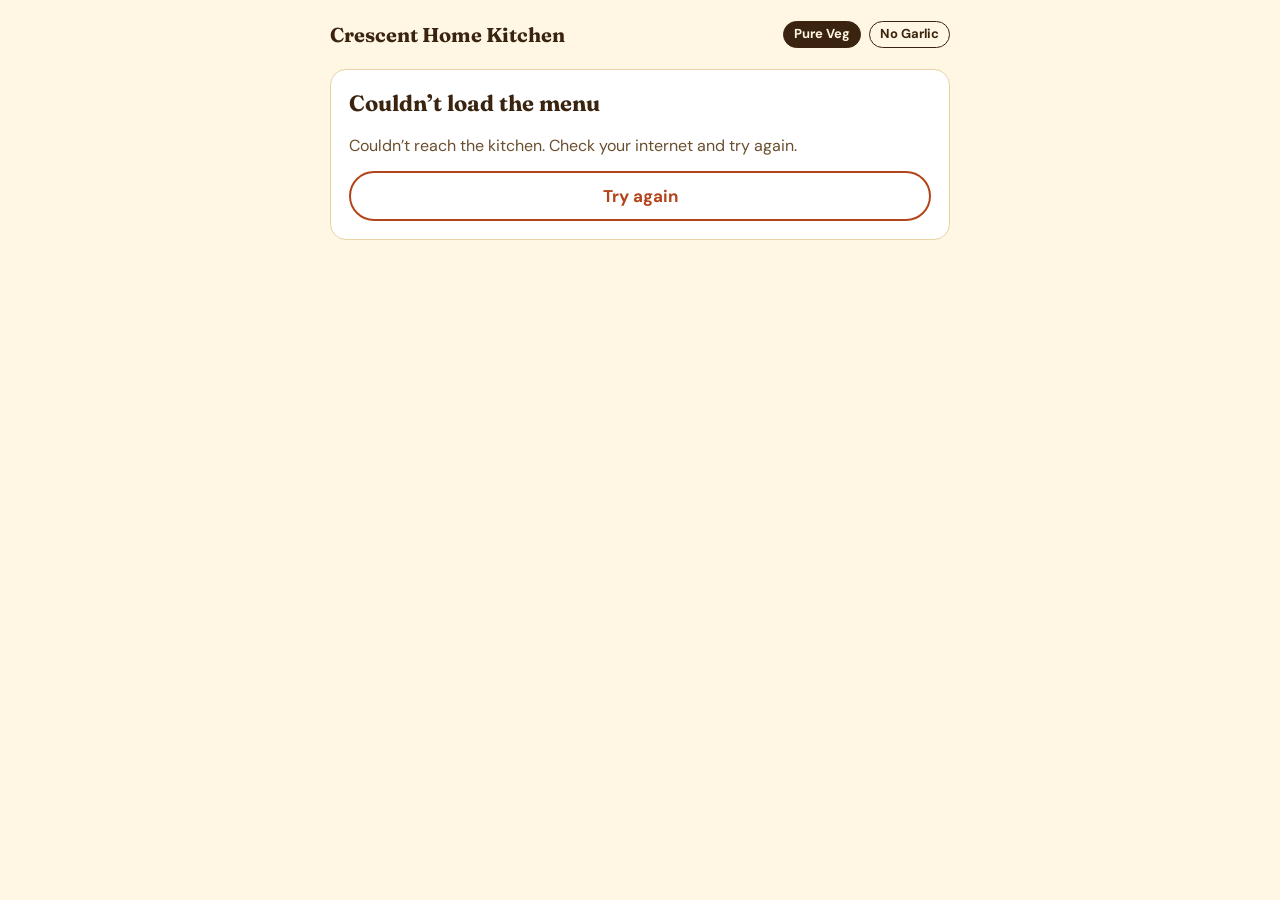
<file: index.html>
<!doctype html>
<html lang="en">
<head>
<meta charset="utf-8">
<meta name="viewport" content="width=device-width,initial-scale=1,viewport-fit=cover">
<title>Crescent Home Kitchen</title>
<meta name="description" content="Order home-cooked lunch and dinner from Crescent Home Kitchen.">
<link rel="stylesheet" href="https://fonts.googleapis.com/css2?family=Fraunces:ital,opsz,wght@0,9..144,500;0,9..144,700;0,9..144,800;1,9..144,500&family=DM+Sans:wght@400;500;700&display=swap">
<link rel="stylesheet" href="style.css">
<style>
.menu-head { display: flex; flex-direction: column; gap: 4px; }
.facts { display: grid; grid-template-columns: repeat(auto-fit, minmax(140px, 1fr)); gap: 10px; background: var(--bg); border-radius: 12px; padding: 12px 14px; }
.facts div { display: flex; flex-direction: column; font-size: 14px; color: var(--muted); }
.facts strong { color: var(--ink); font-size: 16px; }
.orderbar {
  position: sticky; bottom: 0; z-index: 2; display: flex; align-items: center; justify-content: space-between; gap: 12px;
  background: var(--surface); border: 1px solid var(--line); border-radius: 16px; padding: 12px 12px 12px 18px;
  margin-bottom: env(safe-area-inset-bottom, 0px); box-shadow: 0 -6px 18px rgba(58, 36, 16, 0.08);
}
.orderbar .sum { display: flex; flex-direction: column; line-height: 1.2; }
.orderbar .sum span { font-size: 14px; color: var(--muted); }
.orderbar .sum strong { font-family: var(--display); font-size: 26px; font-weight: 800; }
.receipt { list-style: none; margin: 0; padding: 0; display: flex; flex-direction: column; gap: 6px; }
.receipt li { display: flex; justify-content: space-between; gap: 12px; }
.receipt li.total { border-top: 1px solid var(--line); padding-top: 8px; font-weight: 700; }
.big { font-family: var(--display); font-weight: 800; font-size: 44px; line-height: 1; color: var(--accent); }
#mine { display: flex; flex-direction: column; gap: 10px; }
#mine[hidden] { display: none; }
form { display: flex; flex-direction: column; gap: 16px; }
</style>
</head>
<body>
<div class="wrap narrow">
  <header class="brand">
    <span class="name">Crescent Home Kitchen</span>
    <span class="tags"><span class="tag solid">Pure Veg</span><span class="tag">No Garlic</span></span>
  </header>

  <p id="loading" class="muted" role="status">Loading the menu…</p>
  <div id="setup" class="banner" hidden>This page isn’t connected to the kitchen yet. If you run the kitchen, follow SETUP.md.</div>

  <section id="none" class="card" hidden>
    <h2>No orders open right now</h2>
    <p class="muted">Keep an eye on the WhatsApp group for the next menu.</p>
    <div class="actions"><button type="button" class="secondary" data-reload>Check again</button></div>
  </section>

  <section id="failed" class="card" hidden>
    <h2>Couldn’t load the menu</h2>
    <p class="muted" id="failedMsg"></p>
    <div class="actions"><button type="button" class="secondary" data-reload>Try again</button></div>
  </section>

  <form id="orderForm" novalidate hidden>
    <div class="seg" id="tabs" role="group" aria-label="Choose a meal" hidden></div>

    <section class="card">
      <div class="menu-head">
        <h1 id="title"></h1>
        <p class="muted" id="date"></p>
      </div>
      <div class="facts">
        <div>Order by<strong id="orderBy"></strong></div>
        <div>Pickup<strong id="pickup"></strong></div>
        <div>Collect from<strong id="place"></strong></div>
      </div>
      <div id="picker"></div>
    </section>

    <section class="card">
      <h2>Your details</h2>
      <div class="fields one">
        <label for="name">Name<input id="name" autocomplete="name" autocapitalize="words" maxlength="60" required></label>
      </div>
      <div class="fields">
        <label for="phone">Phone<input id="phone" type="tel" inputmode="tel" autocomplete="tel" maxlength="20" placeholder="10-digit mobile" required></label>
        <label for="flat">Flat number<input id="flat" inputmode="numeric" pattern="[0-9]{4}" autocomplete="off" maxlength="4" placeholder="4 digits, e.g. 1203" required></label>
      </div>
      <div id="mine" class="banner" hidden>
        <p id="mineMsg"></p>
        <div class="actions">
          <button type="button" class="quiet" id="mineShow">Show my earlier order</button>
          <button type="button" class="quiet" id="mineCancel">Cancel my order</button>
        </div>
      </div>
      <label for="notes">Anything we should know? (optional)<textarea id="notes" maxlength="200" placeholder="e.g. less spicy, coming at 1:15"></textarea></label>
      <p class="hint">Pay by UPI when you pick up. We’ll show you the QR code.</p>
    </section>

    <p class="status" id="status" role="status" aria-live="polite"></p>

    <div class="orderbar">
      <div class="sum"><span id="count">Nothing picked yet</span><strong id="total">₹0</strong></div>
      <button type="submit" id="placeBtn" disabled>Place order</button>
    </div>
  </form>

  <section id="done" class="card" hidden aria-live="polite">
    <p class="big" id="dTitle">Order placed</p>
    <p>Order <strong id="dId"></strong> for <strong id="dWho"></strong></p>
    <ul class="receipt" id="dItems"></ul>
    <p id="dPickup"></p>
    <p class="hint" id="dHelp"></p>
    <div class="actions"><button type="button" class="secondary" id="again">Change my order</button></div>
  </section>
</div>

<script src="config.js"></script>
<script src="app.js"></script>
<script>
(function () {
  const C = Crescent, $ = id => document.getElementById(id);
  const DETAILS = 'crescent-customer';
  let menus = [], current = null;
  let mine = null, loaded = false, lookups = 0; // the customer's own order on this menu, and whether the picker is showing it

  const picker = C.Picker($('picker'), refreshBar);

  function show(id) {
    ['loading', 'setup', 'none', 'failed', 'orderForm', 'done'].forEach(x => { $(x).hidden = x !== id; });
  }

  function refreshBar() {
    const n = picker.count(), b = picker.bill();
    $('count').textContent = n ? C.plural(n, 'item') : 'Nothing picked yet';
    $('total').textContent = C.rupees(b.total);
    $('placeBtn').disabled = !n;
  }

  function choose(id) {
    current = menus.find(m => m.id === id) || menus[0];
    $('tabs').querySelectorAll('button').forEach(b => b.setAttribute('aria-pressed', String(b.dataset.id === current.id)));
    $('title').textContent = C.mealTitle(current.date, current.meal);
    $('date').textContent = C.fmtDate(current.date);
    $('orderBy').textContent = C.fmtTime(current.orderBy) || '—';
    $('pickup').textContent = current.pickup || '—';
    $('place').textContent = current.flat || '—';
    picker.setMenu(current);
    if (loaded) $('notes').value = '';
    mine = null; loaded = false;
    renderMine();
    return lookup();
  }

  // ---------- Changing an order: same phone and flat, until the order-by time ----------

  function who() { return { name: $('name').value.trim(), phone: $('phone').value.trim(), flat: $('flat').value.trim() }; }
  function canLookUp(w) { return w.phone.replace(/\D/g, '').length >= 10 && /^\d{4}$/.test(w.flat); }

  function renderMine() {
    $('mine').hidden = !mine;
    $('placeBtn').textContent = mine ? 'Update order' : 'Place order';
    if (!mine) return;
    const until = C.fmtTime(current.orderBy);
    $('mineMsg').textContent = `You already have order #${mine.id} (${C.rupees(mine.total)}). `
      + (loaded ? 'It’s filled in above. ' : 'Updating will replace it with what you’ve picked above. ')
      + `You can change it ${until ? 'until ' + until : 'while orders are open'}.`;
    $('mineShow').hidden = loaded;
    $('mineCancel').textContent = 'Cancel my order';
    delete $('mineCancel').dataset.sure;
  }

  function showMine() {
    loaded = true;
    $('notes').value = mine.notes;
    picker.setMenu(Object.assign({}, current, { left: mine.left }), mine.qty);
    renderMine();
  }

  // Resolves once the order (if there is one) is on screen. Things already picked are never overwritten.
  function lookup() {
    const w = who(), run = ++lookups;
    function forget() {
      if (!mine) return;
      const picked = loaded ? {} : picker.qty();
      if (loaded) $('notes').value = '';
      mine = null; loaded = false;
      picker.setMenu(current, picked);
      renderMine();
    }
    if (!current || !canLookUp(w)) { forget(); return Promise.resolve(); }
    return C.post({ action: 'findOrder', menuId: current.id, phone: w.phone, flat: w.flat }).then(d => {
      if (run !== lookups) return;
      if (!d.order) return forget();
      if (mine && mine.id === d.order.id) return;
      forget();
      mine = Object.assign({ left: d.left }, d.order);
      if (!picker.count()) return showMine();
      picker.setMenu(Object.assign({}, current, { left: mine.left }), picker.qty());
      if (!$('notes').value) $('notes').value = mine.notes;
      renderMine();
    }).catch(() => {}); // Placing the order checks again, so a failed lookup can't make a second order.
  }

  let lookupTimer = null;
  ['phone', 'flat'].forEach(k => $(k).addEventListener('input', () => {
    if (k === 'flat') $('flat').value = $('flat').value.replace(/\D/g, '').slice(0, 4);
    lookups++; // anything still on its way is for the old details
    clearTimeout(lookupTimer);
    lookupTimer = setTimeout(lookup, 400);
  }));

  $('mineShow').addEventListener('click', showMine);
  // Cancelling asks for a second tap instead of a pop-up.
  $('mineCancel').addEventListener('click', () => {
    const b = $('mineCancel'), w = who(), id = current.id;
    if (!b.dataset.sure) {
      b.dataset.sure = '1';
      b.textContent = 'Tap again to cancel';
      setTimeout(() => { if (!b.disabled && b.dataset.sure) { delete b.dataset.sure; b.textContent = 'Cancel my order'; } }, 4000);
      return;
    }
    b.disabled = true;
    say('Cancelling…');
    C.post({ action: 'cancelOrder', menuId: id, phone: w.phone, flat: w.flat })
      .then(() => refreshMenus(id, 'Your order is cancelled.', false), err => refreshMenus(id, err.message, true))
      .then(() => { b.disabled = false; });
  });

  // Reloads the menu and what's left, keeping a message on screen.
  function refreshMenus(id, msg, isError) {
    return C.get('menus').then(d => {
      menus = d.menus;
      if (!menus.length) return show('none');
      if (!menus.some(m => m.id === id)) return load();
      return choose(id);
    }).catch(() => {}).then(() => say(msg, isError));
  }

  function load(keepId) {
    if (!C.configured) return show('setup');
    show('loading');
    C.get('menus').then(d => {
      menus = d.menus;
      if (!menus.length) return show('none');
      $('tabs').hidden = menus.length < 2;
      $('tabs').innerHTML = menus.map(m => `<button type="button" data-id="${C.esc(m.id)}" aria-pressed="false">${C.esc(C.mealTitle(m.date, m.meal))}</button>`).join('');
      show('orderForm');
      choose(keepId);
    }).catch(e => { $('failedMsg').textContent = e.message; show('failed'); });
  }

  $('tabs').addEventListener('click', e => {
    const b = e.target.closest('button[data-id]');
    if (b) { choose(b.dataset.id); $('status').textContent = ''; }
  });
  document.querySelectorAll('[data-reload]').forEach(b => b.addEventListener('click', () => load()));

  const saved = C.store.get(DETAILS) || {};
  ['name', 'phone', 'flat'].forEach(k => { $(k).value = saved[k] || ''; });
  $('flat').value = /^\D*(\d{4})\D*$/.test(saved.flat || '') ? RegExp.$1 : '';

  function say(msg, isError) {
    $('status').textContent = msg;
    $('status').classList.toggle('error', !!isError);
  }

  $('orderForm').addEventListener('submit', e => {
    e.preventDefault();
    const w = who(), updating = !!mine;
    if (!picker.count()) return say('Pick at least one item.', true);
    if (!w.name) { $('name').focus(); return say('Please add your name.', true); }
    if (w.phone.replace(/\D/g, '').length < 10) { $('phone').focus(); return say('Please add a 10-digit phone number.', true); }
    if (!/^\d{4}$/.test(w.flat)) { $('flat').focus(); return say('Please add your 4-digit flat number.', true); }

    const btn = $('placeBtn');
    btn.disabled = true;
    say(updating ? 'Updating your order…' : 'Placing your order…');
    C.post(Object.assign({ action: updating ? 'updateOrder' : 'placeOrder', menuId: current.id, qty: picker.qty(), notes: $('notes').value.trim() }, w)).then(d => {
      C.store.set(DETAILS, w);
      showDone(d.order, updating);
    }).catch(err => {
      say(err.message, true);
      if (err.code === 'exists' || err.code === 'noorder') {
        return lookup().then(() => {
          if (err.code === 'exists' && mine) say(err.message + ' Check it, then press Update order.', true);
          $('placeBtn').disabled = !picker.count();
        });
      }
      // Someone else may have taken the last few: reload the counts so the steppers are right again.
      if (err.code === 'limit' || err.code === 'closed' || err.code === 'gone') {
        refreshMenus(current.id, err.message + ' We’ve updated what’s left. Please check your order again.', true);
      }
      btn.disabled = !picker.count();
    });
  });

  function showDone(o, updated) {
    const m = current;
    $('dTitle').textContent = updated ? 'Order updated' : 'Order placed';
    $('dId').textContent = '#' + o.id;
    $('dWho').textContent = o.name + ', ' + o.flat;
    $('dItems').innerHTML = picker.bill().rows.map(r => `<li><span>${r.qty} × ${C.esc(r.label)}</span><span class="num">${C.rupees(r.amount)}</span></li>`).join('')
      + `<li class="total"><span>Total, pay by UPI at pickup</span><span class="num">${C.rupees(o.total)}</span></li>`;
    $('dPickup').innerHTML = `Pick up on <strong>${C.esc(C.fmtDate(m.date))}</strong>, <strong>${C.esc(m.pickup || '')}</strong> from <strong>${C.esc(m.flat || '')}</strong>.`;
    let digits = (m.phone || '').replace(/\D/g, '');
    if (digits.length === 10) digits = '91' + digits;
    $('dHelp').innerHTML = digits
      ? `Need to change something? <a href="https://wa.me/${digits}?text=${encodeURIComponent('Hi! About my order #' + o.id + ' (' + o.name + ', ' + o.flat + '): ')}" target="_blank" rel="noopener">Message us on WhatsApp</a>.`
      : '';
    $('notes').value = '';
    show('done');
    window.scrollTo(0, 0);
  }

  $('again').addEventListener('click', () => { say(''); load(current && current.id); });

  load();
})();
</script>
</body>
</html>
</file>
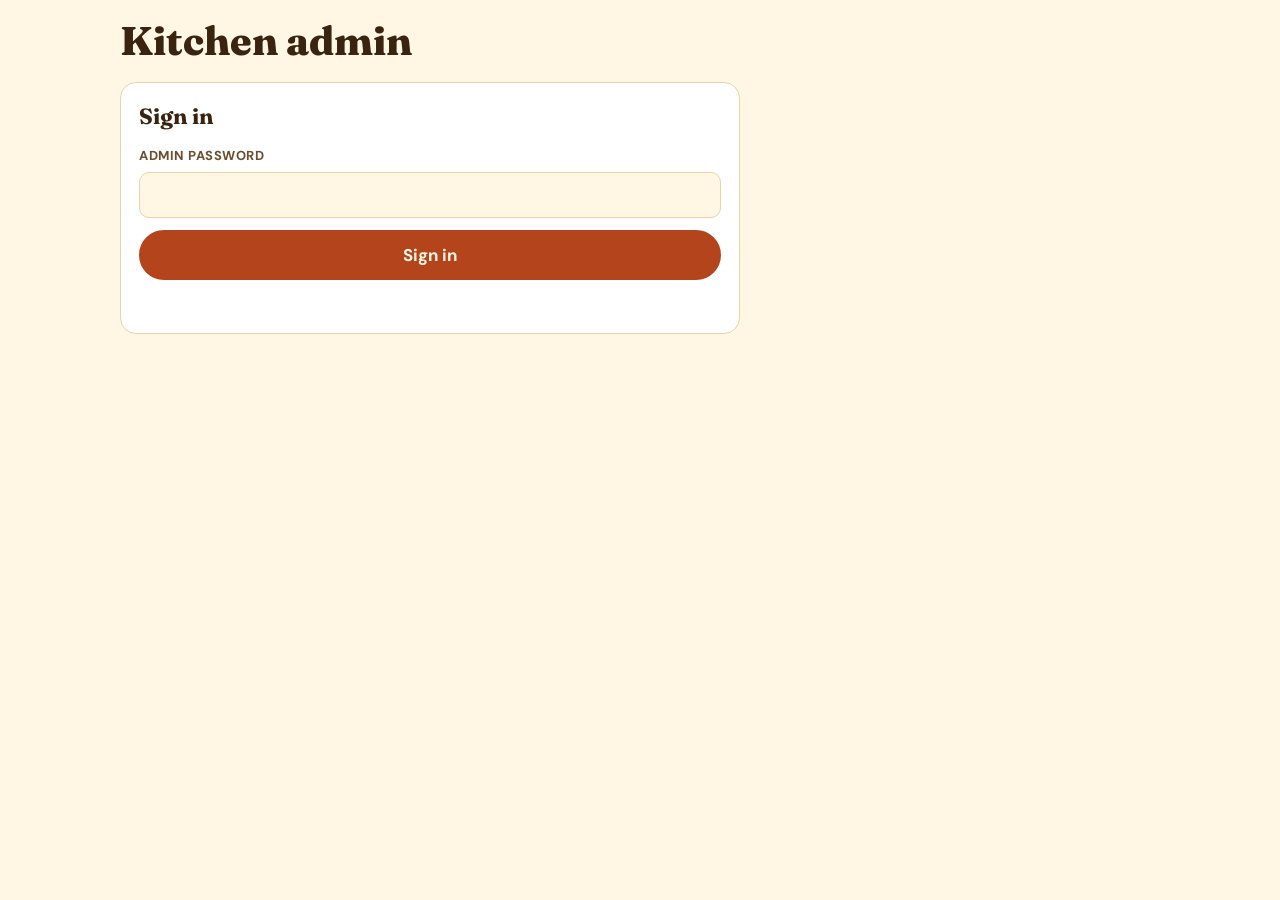
<file: admin.html>
<!doctype html>
<html lang="en">
<head>
<meta charset="utf-8">
<meta name="viewport" content="width=device-width,initial-scale=1,viewport-fit=cover">
<meta name="robots" content="noindex">
<title>Crescent Kitchen Admin</title>
<link rel="stylesheet" href="https://fonts.googleapis.com/css2?family=Fraunces:ital,opsz,wght@0,9..144,500;0,9..144,700;0,9..144,800;1,9..144,500&family=DM+Sans:wght@400;500;700&display=swap">
<link rel="stylesheet" href="style.css">
<style>
/* Inner columns of cards. (.wrap centres itself with auto margins, which shrinks it when nested.) */
.stack { display: flex; flex-direction: column; gap: 20px; min-width: 0; }
#globalStatus:empty { display: none; }
.top { display: flex; flex-direction: column; gap: 12px; }
.top .row { display: flex; align-items: center; justify-content: space-between; gap: 12px; flex-wrap: wrap; }
nav.seg { align-self: flex-start; }
.bar { display: flex; flex-wrap: wrap; gap: 10px; align-items: center; }
.bar select { width: auto; flex: 1 1 220px; }
.bar button { flex: 0 0 auto; }

.tiles { display: grid; gap: 10px; grid-template-columns: repeat(auto-fit, minmax(140px, 1fr)); }
.tile { background: var(--bg); border-radius: 12px; padding: 12px 14px; display: flex; flex-direction: column; gap: 2px; min-width: 0; }
.tile span { font-size: 13px; font-weight: 700; color: var(--muted); letter-spacing: 0.03em; text-transform: uppercase; overflow-wrap: anywhere; }
.tile strong { font-family: var(--display); font-size: 26px; font-weight: 800; font-variant-numeric: tabular-nums; }
.tile small { font-size: 13px; color: var(--muted); }
.tile.full strong { color: var(--accent); }

.cook { margin: 0; padding-left: 20px; display: grid; gap: 4px; }
.menu-title { display: flex; align-items: center; gap: 10px; flex-wrap: wrap; justify-content: space-between; }

.orders { display: flex; flex-direction: column; gap: 10px; }
.order { border: 1px solid var(--line); border-radius: 14px; padding: 14px; display: flex; flex-direction: column; gap: 8px; background: var(--surface); }
.order.is-done { background: var(--bg); }
.order.is-off { opacity: 0.65; }
.order .o-top { display: flex; justify-content: space-between; align-items: baseline; gap: 10px; }
.order .o-who { font-weight: 700; font-size: 17px; overflow-wrap: anywhere; }
.order .o-total { font-family: var(--display); font-weight: 800; font-size: 22px; white-space: nowrap; }
.order .o-meta { font-size: 14px; color: var(--muted); display: flex; flex-wrap: wrap; gap: 4px 12px; }
.order .o-notes { font-size: 15px; font-style: italic; }
.order .actions > button { flex: 0 1 auto; }

.menu-layout { display: grid; gap: 20px; grid-template-columns: minmax(0, 1fr); }
.menu-layout .forms { display: flex; flex-direction: column; gap: 20px; min-width: 0; }
@media (min-width: 860px) {
  .menu-layout { grid-template-columns: minmax(0, 1fr) minmax(0, 420px); align-items: start; }
  .menu-layout .side { position: sticky; top: 16px; }
}
.poster { width: 100%; height: auto; aspect-ratio: 1080 / 1350; border-radius: 10px; border: 1px solid var(--line); display: block; background: var(--bg); }
.dish-row { display: grid; gap: 12px; grid-template-columns: minmax(0, 1fr); }
body.dinner .dish-row { grid-template-columns: minmax(0, 1fr) 104px 96px; }
body.dinner .dishgrid { grid-template-columns: minmax(0, 1fr); }
@media (max-width: 420px) { body.dinner .dish-row { grid-template-columns: minmax(0, 1fr) minmax(0, 1fr); } body.dinner .dish-row > label:first-child { grid-column: 1 / -1; } }
body.dinner .lunch-f, body:not(.dinner) .dinner-f { display: none !important; }

table { width: 100%; border-collapse: collapse; font-size: 15px; }
th, td { text-align: left; padding: 8px 6px; border-bottom: 1px solid var(--line); }
th { font-size: 13px; color: var(--muted); text-transform: uppercase; letter-spacing: 0.03em; }
td.n, th.n { text-align: right; font-variant-numeric: tabular-nums; }
tfoot td { font-weight: 700; border-bottom: 0; }
.table-wrap { overflow-x: auto; }
</style>
</head>
<body>
<div class="wrap">
  <header class="top">
    <div class="row">
      <h1>Kitchen admin</h1>
      <div class="bar"><span class="pill" id="mockPill" hidden>Test mode</span><button type="button" class="quiet" id="logout" hidden>Sign out</button></div>
    </div>
    <nav class="seg" id="tabs" aria-label="Sections" hidden>
      <button type="button" data-tab="orders" aria-pressed="true">Orders</button>
      <button type="button" data-tab="menu" aria-pressed="false">Menu &amp; poster</button>
      <button type="button" data-tab="records" aria-pressed="false">Records</button>
    </nav>
  </header>

  <div id="setup" class="banner" hidden>This page isn’t connected to your Google Sheet yet. Follow SETUP.md, then paste the web app URL into config.js.</div>

  <!-- Sign in -->
  <section class="card wrap narrow" id="login" hidden style="margin:0">
    <h2>Sign in</h2>
    <form id="loginForm" class="fields one">
      <label for="pw">Admin password<input id="pw" type="password" autocomplete="current-password" required></label>
      <div class="actions"><button type="submit" id="loginBtn">Sign in</button></div>
    </form>
    <p class="status" id="loginStatus" role="status"></p>
  </section>

  <p class="status" id="globalStatus" role="status" aria-live="polite"></p>

  <!-- Orders -->
  <section id="tab-orders" hidden>
    <div class="stack">
      <div class="bar">
        <select id="menuPick" aria-label="Which meal"></select>
        <button type="button" class="quiet" id="refresh">Refresh</button>
      </div>

      <p class="card muted" id="noMenus" hidden>No menus yet. Go to <strong>Menu &amp; poster</strong> to publish your first one.</p>

      <div id="menuView" hidden class="stack">
        <section class="card">
          <div class="menu-title">
            <h2 id="mvTitle"></h2>
            <span class="bar"><span class="pill" id="mvState"></span><button type="button" class="secondary small" id="mvToggle"></button></span>
          </div>
          <div class="tiles" id="limitTiles"></div>
          <div class="tiles" id="moneyTiles"></div>
          <div>
            <h3>To cook</h3>
            <ul class="cook" id="cook"></ul>
          </div>
        </section>

        <section class="card">
          <div class="menu-title">
            <h2>Orders</h2>
            <button type="button" class="secondary small" id="addToggle">+ Add an order</button>
          </div>

          <form id="addForm" class="card" hidden style="background:var(--bg)">
            <h3>Add an order from WhatsApp or in person</h3>
            <p class="hint">Counts toward the limits like any other order. You can add one after the order-by time.</p>
            <div id="addPicker"></div>
            <div class="fields three">
              <label for="aName">Name<input id="aName" maxlength="60" autocapitalize="words" required></label>
              <label for="aPhone">Phone<input id="aPhone" type="tel" maxlength="20"></label>
              <label for="aFlat">Flat<input id="aFlat" inputmode="numeric" maxlength="4" autocomplete="off" placeholder="4 digits"></label>
            </div>
            <label for="aNotes">Notes<input id="aNotes" maxlength="200"></label>
            <div class="actions"><button type="submit" id="addBtn">Add order · <span id="addTotal">₹0</span></button><button type="button" class="quiet" id="addCancel">Cancel</button></div>
            <p class="status" id="addStatus" role="status"></p>
          </form>

          <div class="seg" id="filter" role="group" aria-label="Show orders">
            <button type="button" data-f="todo" aria-pressed="true">To complete</button>
            <button type="button" data-f="Completed" aria-pressed="false">Completed</button>
            <button type="button" data-f="Cancelled" aria-pressed="false">Cancelled</button>
            <button type="button" data-f="all" aria-pressed="false">All</button>
          </div>
          <div class="orders" id="orderList"></div>
        </section>
      </div>
    </div>
  </section>

  <!-- Menu & poster -->
  <section id="tab-menu" hidden>
    <div class="menu-layout">
      <div class="forms">
        <section class="card">
          <h2>Which meal</h2>
          <div class="fields">
            <label for="mDate">Date<input id="mDate" type="date" required></label>
            <div style="display:flex;flex-direction:column;gap:6px"><span class="hint" style="font-weight:700;text-transform:uppercase;font-size:13px;letter-spacing:.04em">Meal</span>
              <div class="seg" id="mMeal" role="group" aria-label="Meal">
                <button type="button" data-meal="Lunch" aria-pressed="true">Lunch</button>
                <button type="button" data-meal="Dinner" aria-pressed="false">Dinner</button>
              </div>
            </div>
          </div>
          <p class="hint" id="mExisting"></p>
        </section>

        <section class="card">
          <h2>The menu</h2>
          <div class="fields dishgrid">
            <div class="dish-row"><label for="d1">Dish 1<input id="d1" placeholder="Type a dish" autocomplete="off" autocapitalize="words" maxlength="44"></label><label for="p1" class="dinner-f">Price<span class="prefix"><span>₹</span><input id="p1" inputmode="numeric" maxlength="5"></span></label><label for="lim1" class="dinner-f">Limit<input id="lim1" inputmode="numeric" maxlength="4" placeholder="None"></label></div>
            <div class="dish-row"><label for="d2">Dish 2<input id="d2" placeholder="Type a dish" autocomplete="off" autocapitalize="words" maxlength="44"></label><label for="p2" class="dinner-f">Price<span class="prefix"><span>₹</span><input id="p2" inputmode="numeric" maxlength="5"></span></label><label for="lim2" class="dinner-f">Limit<input id="lim2" inputmode="numeric" maxlength="4" placeholder="None"></label></div>
            <div class="dish-row"><label for="d3">Dish 3<input id="d3" placeholder="Type a dish" autocomplete="off" autocapitalize="words" maxlength="44"></label><label for="p3" class="dinner-f">Price<span class="prefix"><span>₹</span><input id="p3" inputmode="numeric" maxlength="5"></span></label><label for="lim3" class="dinner-f">Limit<input id="lim3" inputmode="numeric" maxlength="4" placeholder="None"></label></div>
            <div class="dish-row"><label for="d4">Dish 4<input id="d4" placeholder="Type a dish" autocomplete="off" autocapitalize="words" maxlength="44"></label><label for="p4" class="dinner-f">Price<span class="prefix"><span>₹</span><input id="p4" inputmode="numeric" maxlength="5"></span></label><label for="lim4" class="dinner-f">Limit<input id="lim4" inputmode="numeric" maxlength="4" placeholder="None"></label></div>
          </div>
          <div class="fields three lunch-f">
            <label for="r1">Choice 1<input id="r1" autocomplete="off" autocapitalize="words" maxlength="14"></label>
            <label for="r2">Choice 2<input id="r2" autocomplete="off" autocapitalize="words" maxlength="14"></label>
            <label for="side">Also included<input id="side" autocomplete="off" autocapitalize="words" maxlength="18"></label>
          </div>
          <p class="hint lunch-f">Choice 1 and 2 show as “Rice or Roti”. Choice 2 is the roti one. Leave it empty if there’s no choice that day.</p>
          <p class="hint dinner-f">Each bowl has its own price and its own limit. Leave a limit empty for no limit, and leave a dish empty to drop it.</p>
        </section>

        <section class="card lunch-f">
          <h2>Prices &amp; limits</h2>
          <div class="fields three">
            <label for="mealPrice">Meal<span class="prefix"><span>₹</span><input id="mealPrice" inputmode="numeric" maxlength="5"></span></label>
            <label for="itemPrice">Single item<span class="prefix"><span>₹</span><input id="itemPrice" inputmode="numeric" maxlength="5"></span></label>
            <label for="rotiPrice">One roti<span class="prefix"><span>₹</span><input id="rotiPrice" inputmode="numeric" maxlength="5"></span></label>
          </div>
          <div class="fields">
            <label for="mealLimit">Most meals<input id="mealLimit" inputmode="numeric" maxlength="4" placeholder="No limit"></label>
            <label for="itemLimit">Most single items<input id="itemLimit" inputmode="numeric" maxlength="4" placeholder="No limit"></label>
            <label for="rotiLimit">Most rotis in total<input id="rotiLimit" inputmode="numeric" maxlength="4" placeholder="No limit"></label>
          </div>
          <p class="hint">The roti limit counts extra rotis plus 3 for every roti meal. Leave a limit empty for no limit.</p>
        </section>

        <section class="card">
          <h2>Timings, contact &amp; look</h2>
          <div class="fields">
            <label for="orderBy">Order by<input id="orderBy" type="time"></label>
            <label for="pickup">Pickup<input id="pickup" maxlength="22"></label>
            <label for="phone">WhatsApp number<input id="phone" inputmode="tel" maxlength="18"></label>
            <label for="flat">Pickup place<input id="flat" maxlength="26"></label>
            <label for="scheme">Poster colours<select id="scheme"></select></label>
          </div>
          <p class="hint">The website stops taking orders at the order-by time on the menu’s date.</p>
        </section>
      </div>

      <div class="side card">
        <h2>Poster</h2>
        <img id="poster" class="poster" alt="Poster preview showing the menu, prices and timings">
        <div class="actions">
          <button type="button" id="publish">Publish &amp; open orders</button>
        </div>
        <div class="actions">
          <button type="button" class="secondary" id="saveImg">Save image</button>
          <button type="button" class="secondary" id="shareImg" hidden>Share to WhatsApp</button>
        </div>
        <p class="status" id="menuStatus" role="status" aria-live="polite"></p>
        <p class="hint">If saving doesn’t work on your phone, press and hold the poster and choose Save image.</p>
      </div>
    </div>
  </section>

  <!-- Records -->
  <section id="tab-records" hidden>
    <div class="stack">
      <div class="bar">
        <label for="month" style="flex-direction:row;align-items:center;gap:10px">Month<input id="month" type="month" style="width:auto"></label>
        <a id="sheetLink" target="_blank" rel="noopener">Open the Google Sheet</a>
      </div>
      <div class="tiles" id="recTiles"></div>
      <section class="card">
        <h2>By meal</h2>
        <div class="table-wrap"><table>
          <thead><tr><th>Date</th><th>Meal</th><th class="n">Orders</th><th class="n">Completed</th><th class="n">Total</th><th class="n">Collected</th></tr></thead>
          <tbody id="recBody"></tbody>
          <tfoot id="recFoot"></tfoot>
        </table></div>
        <p class="hint">Cancelled orders aren’t counted. “Collected” is the money from orders you marked completed.</p>
      </section>
    </div>
  </section>
</div>

<script src="config.js"></script>
<script src="app.js"></script>
<script src="poster.js"></script>
<script src="admin.js"></script>
</body>
</html>
</file>
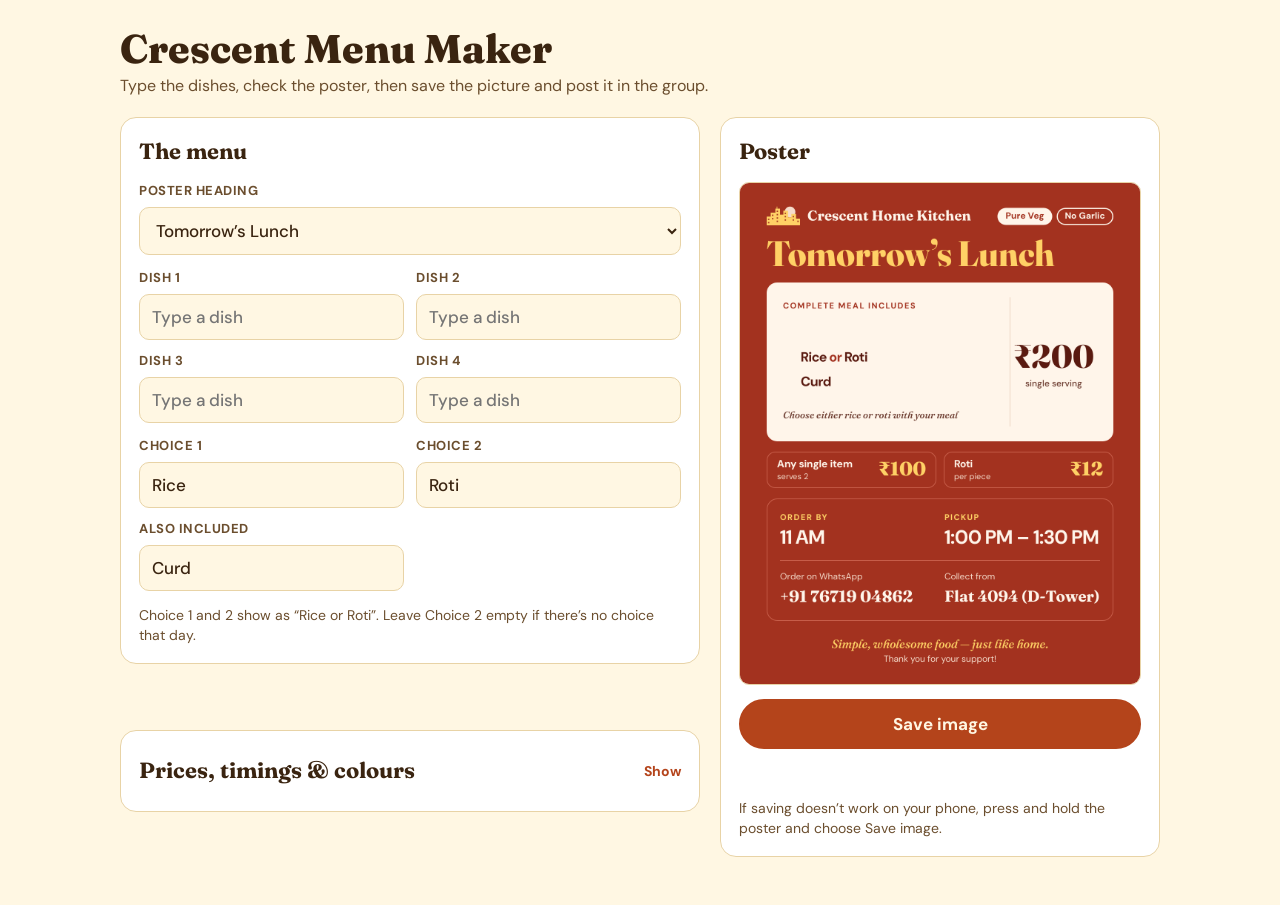
<file: Crescent Menu Maker.html>
<!doctype html><html lang="en"><head><meta charset="utf-8"><meta name="viewport" content="width=device-width,initial-scale=1,viewport-fit=cover"></head><body><title>Crescent Menu Maker</title>
<meta name="claude:viewport-fit-sides" content="cover">
<link rel="stylesheet" href="https://fonts.googleapis.com/css2?family=Fraunces:ital,opsz,wght@0,9..144,500;0,9..144,700;0,9..144,800;1,9..144,500&family=DM+Sans:wght@400;500;700&display=swap">
<style>
/* Layout: phone-first single column (dishes → preview → details); two columns on wide screens with the poster on the right. */
:root {
  --bg: #FFF7E3;
  --surface: #FFFFFF;
  --ink: #3A2410;
  --muted: #6B4E2E;
  --line: #E8D3A6;
  --accent: #B4441B;
  --accent-ink: #FFF7E3;
  --focus: #1F5FBF;
  --display: 'Fraunces', Georgia, 'Times New Roman', serif;
  --body: 'DM Sans', system-ui, -apple-system, 'Segoe UI', Roboto, sans-serif;
}
@media (prefers-color-scheme: dark) {
  :root:not([data-theme="light"]) {
    --bg: #1F1710; --surface: #2B2017; --ink: #F6EBD8; --muted: #CDB89A; --line: #4A3826;
    --accent: #F0A36E; --accent-ink: #2A1408; --focus: #8DB8FF; color-scheme: dark;
  }
}
:root[data-theme="dark"] {
  --bg: #1F1710; --surface: #2B2017; --ink: #F6EBD8; --muted: #CDB89A; --line: #4A3826;
  --accent: #F0A36E; --accent-ink: #2A1408; --focus: #8DB8FF; color-scheme: dark;
}
* { box-sizing: border-box; }
[hidden] { display: none !important; }
body {
  background: var(--bg); color: var(--ink); font-family: var(--body); font-size: 16px; line-height: 1.45;
  padding-left: max(16px, env(safe-area-inset-left, 0px));
  padding-right: max(16px, env(safe-area-inset-right, 0px));
  padding-block: 20px 40px;
}
.wrap { max-width: 1040px; margin: 0 auto; display: flex; flex-direction: column; gap: 20px; }
header { display: flex; flex-direction: column; gap: 4px; }
h1 { font-family: var(--display); font-weight: 800; font-size: clamp(28px, 6vw, 40px); line-height: 1.05; margin: 0; text-wrap: balance; }
header p { margin: 0; color: var(--muted); }
.layout { display: grid; gap: 20px; grid-template-columns: minmax(0, 1fr); grid-template-areas: "dishes" "preview" "more"; }
@media (min-width: 820px) {
  .layout { grid-template-columns: minmax(0, 1fr) minmax(0, 440px); grid-template-areas: "dishes preview" "more preview"; align-items: start; }
  .preview { position: sticky; top: calc(env(safe-area-inset-top, 0px) + 16px); }
}
.card { background: var(--surface); border: 1px solid var(--line); border-radius: 16px; padding: 18px; display: flex; flex-direction: column; gap: 14px; min-width: 0; }
.dishes { grid-area: dishes; }
.preview { grid-area: preview; }
.more { grid-area: more; }
h2 { font-family: var(--display); font-weight: 700; font-size: 22px; margin: 0; }
.fields { display: grid; gap: 12px; grid-template-columns: repeat(2, minmax(0, 1fr)); }
.fields.one { grid-template-columns: minmax(0, 1fr); }
@media (max-width: 420px) { .fields { grid-template-columns: minmax(0, 1fr); } }
/* Dinner: each dish gets its own price box beside it; fields for the other meal are hidden. */
.dish-row { display: grid; gap: 12px; grid-template-columns: minmax(0, 1fr); min-width: 0; }
body.dinner .dishgrid { grid-template-columns: minmax(0, 1fr); }
body.dinner .dish-row { grid-template-columns: minmax(0, 1fr) 128px; }
body.dinner .lunch-f, body:not(.dinner) .dinner-f { display: none; }
label { display: flex; flex-direction: column; gap: 6px; font-size: 13px; font-weight: 700; letter-spacing: 0.04em; text-transform: uppercase; color: var(--muted); min-width: 0; }
input, select {
  font: 500 17px/1.3 var(--body); color: var(--ink); background: var(--bg);
  border: 1.5px solid var(--line); border-radius: 10px; padding: 11px 12px; min-height: 46px; width: 100%; text-transform: none; letter-spacing: 0;
}
input:focus-visible, select:focus-visible, button:focus-visible, summary:focus-visible { outline: 3px solid var(--focus); outline-offset: 2px; }
.prefix { display: flex; align-items: center; gap: 6px; }
.prefix span { font: 700 17px var(--body); color: var(--ink); }
details { display: flex; flex-direction: column; }
summary { cursor: pointer; list-style: none; display: flex; justify-content: space-between; align-items: center; gap: 12px; min-height: 44px; }
summary::-webkit-details-marker { display: none; }
summary .chev { font: 700 14px var(--body); color: var(--accent); }
details[open] summary .chev::after { content: "Hide"; }
details:not([open]) summary .chev::after { content: "Show"; }
.group { display: flex; flex-direction: column; gap: 12px; padding-top: 14px; border-top: 1px solid var(--line); margin-top: 6px; }
.group h3 { margin: 0; font-size: 15px; font-weight: 700; }
.poster { width: 100%; height: auto; aspect-ratio: 1080 / 1350; border-radius: 10px; border: 1px solid var(--line); display: block; background: var(--bg); max-width: 100%; }
.actions { display: flex; flex-wrap: wrap; gap: 10px; }
button {
  font: 700 17px var(--body); border-radius: 999px; padding: 12px 22px; min-height: 48px; cursor: pointer;
  border: 2px solid var(--accent); background: var(--accent); color: var(--accent-ink); flex: 1 1 160px;
}
button.secondary { background: transparent; color: var(--accent); }
button.quiet { background: transparent; color: var(--muted); border-color: var(--line); flex: 0 0 auto; font-size: 15px; min-height: 44px; }
button:disabled { opacity: 0.6; cursor: progress; }
.status { min-height: 1.4em; margin: 0; font-size: 15px; color: var(--muted); }
.hint { margin: 0; font-size: 14px; color: var(--muted); }
@media (prefers-reduced-motion: no-preference) { button { transition: transform 0.08s ease; } button:active { transform: scale(0.98); } }
</style>

<div class="wrap">
  <header>
    <h1>Crescent Menu Maker</h1>
    <p>Type the dishes, check the poster, then save the picture and post it in the group.</p>
  </header>

  <div class="layout">
    <section class="card dishes" aria-labelledby="dishes-h">
      <h2 id="dishes-h">The menu</h2>
      <div class="fields one">
        <label for="heading">Poster heading
          <select id="heading">
            <option>Today’s Lunch</option>
            <option>Today’s Dinner</option>
            <option>Tomorrow’s Lunch</option>
            <option>Tomorrow’s Dinner</option>
          </select>
        </label>
      </div>
      <div class="fields dishgrid">
        <div class="dish-row"><label for="d1">Dish 1<input id="d1" placeholder="Type a dish" autocomplete="off" autocapitalize="words" maxlength="22"></label><label for="p1" class="dinner-f">Price<span class="prefix"><span>₹</span><input id="p1" inputmode="numeric" maxlength="5"></span></label></div>
        <div class="dish-row"><label for="d2">Dish 2<input id="d2" placeholder="Type a dish" autocomplete="off" autocapitalize="words" maxlength="22"></label><label for="p2" class="dinner-f">Price<span class="prefix"><span>₹</span><input id="p2" inputmode="numeric" maxlength="5"></span></label></div>
        <div class="dish-row"><label for="d3">Dish 3<input id="d3" placeholder="Type a dish" autocomplete="off" autocapitalize="words" maxlength="22"></label><label for="p3" class="dinner-f">Price<span class="prefix"><span>₹</span><input id="p3" inputmode="numeric" maxlength="5"></span></label></div>
        <div class="dish-row"><label for="d4">Dish 4<input id="d4" placeholder="Type a dish" autocomplete="off" autocapitalize="words" maxlength="22"></label><label for="p4" class="dinner-f">Price<span class="prefix"><span>₹</span><input id="p4" inputmode="numeric" maxlength="5"></span></label></div>
      </div>
      <div class="fields" id="lunchOnly">
        <label for="r1">Choice 1<input id="r1" autocomplete="off" autocapitalize="words" maxlength="14"></label>
        <label for="r2">Choice 2<input id="r2" autocomplete="off" autocapitalize="words" maxlength="14"></label>
        <label for="side">Also included<input id="side" autocomplete="off" autocapitalize="words" maxlength="18"></label>
      </div>
      <p class="hint" id="dinnerHint" hidden>Dinner posters list each bowl with its own price. Leave a dish empty to leave it off the poster.</p>
      <p class="hint" id="lunchHint">Choice 1 and 2 show as “Rice or Roti”. Leave Choice 2 empty if there’s no choice that day.</p>
    </section>

    <section class="card preview" aria-labelledby="preview-h">
      <h2 id="preview-h">Poster</h2>
      <img id="poster" class="poster" alt="Poster preview showing the menu, prices and timings">
      <div class="actions">
        <button type="button" id="save">Save image</button>
        <button type="button" id="share" class="secondary" hidden>Share to WhatsApp</button>
      </div>
      <p class="status" id="status" role="status" aria-live="polite"></p>
      <p class="hint">If saving doesn’t work on your phone, press and hold the poster and choose Save image.</p>
    </section>

    <section class="card more">
      <details id="more">
        <summary><h2>Prices, timings &amp; colours</h2><span class="chev"></span></summary>
        <div class="group lunch-f">
          <h3>Lunch prices (₹)</h3>
          <div class="fields">
            <label for="meal">Lunch meal<span class="prefix"><span>₹</span><input id="meal" inputmode="numeric" maxlength="5"></span></label>
            <label for="item">Lunch: single item<span class="prefix"><span>₹</span><input id="item" inputmode="numeric" maxlength="5"></span></label>
            <label for="roti">Lunch: one roti<span class="prefix"><span>₹</span><input id="roti" inputmode="numeric" maxlength="5"></span></label>
          </div>
        </div>
        <div class="group">
          <h3>Timings</h3>
          <div class="fields">
            <label for="lOrder" class="lunch-f">Lunch: order by<input id="lOrder" maxlength="14"></label>
            <label for="lPick" class="lunch-f">Lunch: pickup<input id="lPick" maxlength="22"></label>
            <label for="dOrder" class="dinner-f">Dinner: order by<input id="dOrder" maxlength="14"></label>
            <label for="dPick" class="dinner-f">Dinner: pickup<input id="dPick" maxlength="22"></label>
          </div>
        </div>
        <div class="group">
          <h3>Contact &amp; look</h3>
          <div class="fields">
            <label for="phone">WhatsApp number<input id="phone" inputmode="tel" maxlength="18"></label>
            <label for="flat">Pickup place<input id="flat" maxlength="26"></label>
            <label for="lScheme" class="lunch-f">Lunch colours
              <select id="lScheme">
                <option>Tomato Red</option>
                <option>Indigo Night</option>
                <option>Sunny Turmeric</option>
                <option>Leaf Green</option>
              </select>
            </label>
            <label for="dScheme" class="dinner-f">Dinner colours
              <select id="dScheme">
                <option>Indigo Night</option>
                <option>Tomato Red</option>
                <option>Sunny Turmeric</option>
                <option>Leaf Green</option>
              </select>
            </label>
          </div>
          <div class="actions"><button type="button" id="reset" class="quiet">Reset everything to the original</button></div>
        </div>
      </details>
    </section>
  </div>
</div>

<script>
(function () {
  var DEFAULTS = {
    heading: 'Tomorrow’s Lunch', d1: '', d2: '', d3: '', d4: '',
    r1: 'Rice', r2: 'Roti', side: 'Curd',
    meal: '200', item: '100', roti: '12', p1: '175', p2: '175', p3: '175', p4: '175',
    lOrder: '11 AM', lPick: '1:00 PM – 1:30 PM', dOrder: '5 PM', dPick: '7:30 PM – 8:00 PM',
    phone: '+91 76719 04862', flat: 'Flat 4094 (D-Tower)', lScheme: 'Tomato Red', dScheme: 'Indigo Night'
  };
  var KEYS = Object.keys(DEFAULTS);
  var STORE = 'crescent-menu-maker-v2', OLD_STORE = 'crescent-menu-maker-v1';
  var DISHES = ['d1', 'd2', 'd3', 'd4'];
  function today() { var d = new Date(); return d.getFullYear() + '-' + (d.getMonth() + 1) + '-' + d.getDate(); }
  var SCHEMES = {
    'Sunny Turmeric': { bg:'#FFF4D6', text:'#3A2410', muted:'#6B4E2E', accent:'#B4441B', pillBg:'#3A2410', pillText:'#FFF4D6', cardBg:'#FFFFFF', cardText:'#3A2410', label:'#8A4A1A', sub:'#6B4E2E', divider:'#EBD9AE', border:'#E2C98A', moon:'#F2C77A' },
    'Leaf Green': { bg:'#1E3A2A', text:'#FBF6EA', muted:'#E4DCC8', accent:'#F2B632', pillBg:'#FBF6EA', pillText:'#1E3A2A', cardBg:'#FBF6EA', cardText:'#1E3A2A', label:'#6B5A2E', sub:'#4A4030', divider:'#D8CDB2', border:'#4F6E5B', moon:'#E4DCC8' },
    'Indigo Night': { bg:'#1C1F3B', text:'#F6F1E7', muted:'#D6D2E6', accent:'#F5B942', pillBg:'#F6F1E7', pillText:'#1C1F3B', cardBg:'#F6F1E7', cardText:'#1C1F3B', label:'#5A4A80', sub:'#45405E', divider:'#D9D3E6', border:'#474C7A', moon:'#D6D2E6' },
    'Tomato Red': { bg:'#A3321F', text:'#FFF5EA', muted:'#F6DCCB', accent:'#FFD166', pillBg:'#FFF5EA', pillText:'#A3321F', cardBg:'#FFF5EA', cardText:'#5A1A10', label:'#A3321F', sub:'#6B3A2E', divider:'#EED6C4', border:'#C9604C', moon:'#F6DCCB' }
  };
  var FR = "Fraunces, Georgia, 'Times New Roman', serif";
  var DM = "'DM Sans', system-ui, -apple-system, 'Segoe UI', Roboto, sans-serif";
  var W = 1080, H = 1350;

  var $ = function (id) { return document.getElementById(id); };
  var canvas = document.createElement('canvas');
  canvas.width = W; canvas.height = H;
  var ctx = canvas.getContext('2d');
  var img = $('poster'), statusEl = $('status');

  function load() {
    var s = {}, fresh = false;
    try {
      var raw = localStorage.getItem(STORE);
      if (raw) s = JSON.parse(raw) || {};
      else { s = JSON.parse(localStorage.getItem(OLD_STORE) || '{}') || {}; fresh = true; }
    } catch (e) { s = {}; }
    // Dishes start empty each new day; prices, timings and contact stay saved.
    if (fresh || s.day !== today()) DISHES.forEach(function (k) { delete s[k]; });
    var out = {};
    KEYS.forEach(function (k) { out[k] = (typeof s[k] === 'string') ? s[k] : DEFAULTS[k]; });
    if (!SCHEMES[out.lScheme]) out.lScheme = DEFAULTS.lScheme;
    if (!SCHEMES[out.dScheme]) out.dScheme = DEFAULTS.dScheme;
    if (['Today’s Lunch', 'Today’s Dinner', 'Tomorrow’s Lunch', 'Tomorrow’s Dinner'].indexOf(out.heading) < 0) out.heading = DEFAULTS.heading;
    if (out.flat === 'Flat 4094') out.flat = DEFAULTS.flat;
    // Older saves had one dinner price for every bowl; carry it over to each bowl.
    if (typeof s.dMeal === 'string' && s.dMeal && s.dMeal !== '150' && s.dMeal !== '170')
      ['p1', 'p2', 'p3', 'p4'].forEach(function (k) { if (typeof s[k] !== 'string') out[k] = s.dMeal; });
    if (out.lPick === '1 – 1:30 PM') out.lPick = DEFAULTS.lPick;
    if (out.dPick === '7:30 – 8 PM') out.dPick = DEFAULTS.dPick;
    return out;
  }
  function persist(state) { try { localStorage.setItem(STORE, JSON.stringify(Object.assign({ day: today() }, state))); } catch (e) {} }
  function readForm() {
    var s = {};
    KEYS.forEach(function (k) { s[k] = $(k).value.trim(); });
    return s;
  }
  function fillForm(s) { KEYS.forEach(function (k) { $(k).value = s[k]; }); }

  function font(weight, size, family, italic) { return (italic ? 'italic ' : '') + weight + ' ' + size + 'px ' + family; }
  function setLS(px) { if ('letterSpacing' in ctx) ctx.letterSpacing = px + 'px'; }
  function fit(text, weight, size, family, maxW, italic, min) {
    var sz = size; min = min || 18;
    ctx.font = font(weight, sz, family, italic);
    while (sz > min && ctx.measureText(text).width > maxW) { sz -= 2; ctx.font = font(weight, sz, family, italic); }
    return sz;
  }
  function text(str, x, y, o) {
    ctx.save();
    ctx.fillStyle = o.color; ctx.textAlign = o.align || 'left'; ctx.textBaseline = 'middle';
    setLS(o.ls || 0);
    var size = o.maxW ? fit(str, o.weight, o.size, o.family, o.maxW, o.italic, o.min) : o.size;
    ctx.font = font(o.weight, size, o.family, o.italic);
    ctx.fillText(str, x, y);
    ctx.restore();
  }
  function rr(x, y, w, h, r) {
    ctx.beginPath();
    ctx.moveTo(x + r, y); ctx.arcTo(x + w, y, x + w, y + h, r); ctx.arcTo(x + w, y + h, x, y + h, r);
    ctx.arcTo(x, y + h, x, y, r); ctx.arcTo(x, y, x + w, y, r); ctx.closePath();
  }
  function rupee(v) { v = (v || '').replace(/^₹\s*/, ''); return v ? '₹' + v : '₹'; }

  // City skyline doodle: solid buildings in front of a soft moon, 100 x 60 before scaling.
  function drawSkyline(c, x, y, s) {
    ctx.save(); ctx.translate(x, y); ctx.scale(s, s);
    ctx.fillStyle = c.moon; ctx.beginPath(); ctx.arc(70, 20, 16, 0, Math.PI * 2); ctx.fill();
    var pts = [[0,60],[0,34],[12,34],[12,22],[26,22],[26,10],[30,10],[30,4],[32,4],[32,10],[40,10],[40,28],[50,28],[50,16],[64,16],[64,36],[74,36],[74,26],[88,26],[88,40],[100,40],[100,60]];
    ctx.fillStyle = c.accent; ctx.beginPath(); ctx.moveTo(pts[0][0], pts[0][1]);
    for (var i = 1; i < pts.length; i++) ctx.lineTo(pts[i][0], pts[i][1]);
    ctx.closePath(); ctx.fill();
    ctx.fillStyle = c.bg;
    [[4,40],[4,50],[16,28],[16,38],[30,16],[30,26],[30,36],[30,46],[54,22],[54,32],[54,42],[78,32],[78,42],[92,46]].forEach(function (p) { ctx.fillRect(p[0], p[1], 4, 4); });
    ctx.restore();
  }

  function draw(st) {
    var c = SCHEMES[/Dinner/.test(st.heading || '') ? st.dScheme : st.lScheme] || SCHEMES[DEFAULTS.lScheme];
    ctx.setTransform(1, 0, 0, 1, 0, 0);
    ctx.fillStyle = c.bg; ctx.fillRect(0, 0, W, H);

    // Header: crescent, name, tags
    drawSkyline(c, 72, 60, 0.9);
    text('Crescent Home Kitchen', 182, 90, { weight: 700, size: 38, family: FR, color: c.text });
    ctx.font = font(700, 24, DM); setLS(0);
    var w2 = ctx.measureText('No Garlic').width + 44, x2 = 1008 - w2;
    var w1 = ctx.measureText('Pure Veg').width + 44, x1 = x2 - 12 - w1;
    rr(x1, 67, w1, 46, 23); ctx.fillStyle = c.pillBg; ctx.fill();
    text('Pure Veg', x1 + w1 / 2, 90, { weight: 700, size: 24, family: DM, color: c.pillText, align: 'center' });
    rr(x2 + 1.5, 68.5, w2 - 3, 43, 21.5); ctx.strokeStyle = c.text; ctx.lineWidth = 3; ctx.stroke();
    text('No Garlic', x2 + w2 / 2, 90, { weight: 700, size: 24, family: DM, color: c.text, align: 'center' });

    // Headline
    text(st.heading || DEFAULTS.heading, 72, 196, { weight: 800, size: 96, family: FR, color: c.accent, maxW: 936, min: 48 });

    // Menu card
    var isDinner = /Dinner/.test(st.heading || '');
    var cy = 268, ch = isDinner ? 554 : 428;
    rr(72, cy, 936, ch, 28); ctx.fillStyle = c.cardBg; ctx.fill();
    text(isDinner ? 'DINNER BOWL OPTIONS' : 'COMPLETE MEAL INCLUDES', 116, cy + 64, { weight: 700, size: 22, family: DM, color: c.label, ls: 3 });
    var avail;
    if (isDinner) {
      // Dinner: a borderless price list. Each bowl's name on the left, its own price on the right, soft dots between.
      var bowls = [1, 2, 3, 4].map(function (i) { return { name: st['d' + i], price: st['p' + i] }; })
        .filter(function (b) { return b.name; });
      var dishes = bowls.map(function (b) { return b.name; });
      var prices = bowls.map(function (b) { return b.price ? rupee(b.price) : '—'; });
      var pRight = 964, psz = 52, pw;
      text('PRICE', pRight, cy + 64, { weight: 700, size: 22, family: DM, color: c.label, ls: 3, align: 'right' });
      for (;;) {
        ctx.font = font(800, psz, FR); setLS(0);
        pw = Math.max.apply(null, prices.map(function (p) { return ctx.measureText(p).width; }));
        if (pw <= 190 || psz <= 32) break;
        psz -= 2;
      }
      avail = pRight - pw - 56 - 116;
      // Long names wrap onto two lines; all bowls share one size.
      function wrap2(str) {
        if (ctx.measureText(str).width <= avail) return [str];
        var words = str.split(' '), line = '', i = 0;
        while (i < words.length) {
          var t = line ? line + ' ' + words[i] : words[i];
          if (ctx.measureText(t).width > avail && line) break;
          line = t; i++;
        }
        return [line, words.slice(i).join(' ')];
      }
      var dsz = 36, lines;
      for (;;) {
        ctx.font = font(700, dsz, DM); setLS(0);
        lines = dishes.map(wrap2);
        var ok = lines.every(function (ls) { return ls.every(function (l) { return ctx.measureText(l).width <= avail; }); });
        if (ok || dsz <= 22) break;
        dsz -= 1;
      }
      // Rows are 110 apart and centred in the card, so fewer bowls still sit balanced.
      var step = 110, top = cy + 95 + (440 - bowls.length * step) / 2;
      bowls.forEach(function (b, i) {
        var y = top + step / 2 + i * step, ls = lines[i], half = dsz * 0.62;
        var lastY = ls.length === 1 ? y : y + half;
        if (ls.length === 1) text(ls[0], 116, y, { weight: 700, size: dsz, family: DM, color: c.cardText, maxW: avail, min: 18 });
        else {
          text(ls[0], 116, y - half, { weight: 700, size: dsz, family: DM, color: c.cardText, maxW: avail, min: 18 });
          text(ls[1], 116, y + half, { weight: 700, size: dsz, family: DM, color: c.cardText, maxW: avail, min: 18 });
        }
        ctx.font = font(700, dsz, DM); setLS(0);
        var dotsFrom = 116 + ctx.measureText(ls[ls.length - 1]).width + 18;
        ctx.font = font(800, psz, FR);
        var dotsTo = pRight - ctx.measureText(prices[i]).width - 18;
        ctx.save(); ctx.fillStyle = c.label; ctx.globalAlpha = 0.4;
        for (var x = dotsFrom; x <= dotsTo; x += 14) { ctx.beginPath(); ctx.arc(x, lastY + dsz * 0.3, 2.2, 0, Math.PI * 2); ctx.fill(); }
        ctx.restore();
        // Nudge the larger price up so its baseline lines up with the dish name.
        text(prices[i], pRight, lastY - (psz - dsz) * 0.36, { weight: 800, size: psz, family: FR, color: c.cardText, align: 'right' });
      });
    } else {
    avail = 692 - 116;
    var left = [st.d1, st.d2, st.d3].map(function (d) { return d || ''; });
    var d4 = st.d4 || '';
    var r1 = st.r1 || '', r2 = st.r2 || '', side = st.side || '';
    if (!r1 && r2) { r1 = r2; r2 = ''; }
    var combo = r2 ? r1 + ' or ' + r2 : r1;
    var size = 36, gap = 48, wl, wr;
    for (;;) {
      ctx.font = font(700, size, DM); setLS(0);
      wl = Math.max.apply(null, left.map(function (d) { return ctx.measureText(d).width; }));
      wr = Math.max(ctx.measureText(d4).width, ctx.measureText(combo).width, ctx.measureText(side).width);
      if (wl + gap + wr <= avail || size <= 24) break;
      size -= 2;
    }
    var colR = 116 + wl + gap;
    var rows = [cy + 138, cy + 204, cy + 270];
    left.forEach(function (d, i) { text(d, 116, rows[i], { weight: 700, size: size, family: DM, color: c.cardText }); });
    text(d4, colR, rows[0], { weight: 700, size: size, family: DM, color: c.cardText });
    ctx.font = font(700, size, DM); setLS(0);
    if (r2) {
      var wA = ctx.measureText(r1 + ' ').width, wOr = ctx.measureText('or').width;
      text(r1 + ' ', colR, rows[1], { weight: 700, size: size, family: DM, color: c.cardText });
      text('or', colR + wA, rows[1], { weight: 700, size: size, family: DM, color: c.label });
      text(' ' + r2, colR + wA + wOr, rows[1], { weight: 700, size: size, family: DM, color: c.cardText });
    } else {
      text(r1, colR, rows[1], { weight: 700, size: size, family: DM, color: c.cardText });
    }
    text(side, colR, rows[2], { weight: 700, size: size, family: DM, color: c.cardText });
    if (r2) text('Choose either ' + r1.toLowerCase() + ' or ' + r2.toLowerCase() + ' with your meal', 116, cy + 358, { weight: 500, size: 26, family: FR, italic: true, color: c.sub, maxW: avail });
    ctx.fillStyle = c.divider; ctx.fillRect(728, cy + 40, 2, ch - 80);
    text(rupee(st.meal), 847, cy + ch / 2 - 10, { weight: 800, size: 92, family: FR, color: c.cardText, align: 'center', maxW: 220, min: 48 });
    text('single serving', 847, cy + ch / 2 + 60, { weight: 500, size: 24, family: DM, color: c.sub, align: 'center' });
    }

    // Single items
    var ey = 724, eh = 98;
    // Single item and roti prices are lunch only.
    if (!isDinner) [[72, 'Any single item', 'serves 2', st.item], [550, st.r2 || 'Roti', 'per piece', st.roti]].forEach(function (b) {
      rr(b[0] + 1, ey + 1, 456, eh - 2, 22); ctx.strokeStyle = c.border; ctx.lineWidth = 2; ctx.stroke();
      text(b[1], b[0] + 28, ey + 35, { weight: 700, size: 28, family: DM, color: c.text });
      text(b[2], b[0] + 28, ey + 68, { weight: 400, size: 22, family: DM, color: c.muted });
      text(rupee(b[3]), b[0] + 458 - 28, ey + eh / 2, { weight: 800, size: 52, family: FR, color: c.accent, align: 'right', maxW: 170, min: 30 });
    });

    // Timings card
    var ty = 850, th = 330;
    rr(73, ty + 1, 934, th - 2, 28); ctx.strokeStyle = c.border; ctx.lineWidth = 2; ctx.stroke();
    // Only this meal's order-by and pickup times, in the same two columns as the contact row below.
    var cA = 108, cD = 552, rEnd = 972;
    text('ORDER BY', cA, ty + 52, { weight: 700, size: 22, family: DM, color: c.accent, ls: 3 });
    text('PICKUP', cD, ty + 52, { weight: 700, size: 22, family: DM, color: c.accent, ls: 3 });
    text((isDinner ? st.dOrder : st.lOrder) || '—', cA, ty + 108, { weight: 700, size: 52, family: DM, color: c.text, maxW: cD - cA - 32, min: 28 });
    text((isDinner ? st.dPick : st.lPick) || '—', cD, ty + 108, { weight: 700, size: 52, family: DM, color: c.text, maxW: rEnd - cD, min: 28 });
    ctx.fillStyle = c.border; ctx.fillRect(cA, ty + 166, rEnd - cA, 2);
    text('Order on WhatsApp', cA, ty + 212, { weight: 400, size: 24, family: DM, color: c.muted });
    text('Collect from', cD, ty + 212, { weight: 400, size: 24, family: DM, color: c.muted });
    text(st.phone || '—', cA, ty + 266, { weight: 700, size: 44, family: FR, color: c.text, maxW: 420, min: 26 });
    text(st.flat || '—', cD, ty + 266, { weight: 700, size: 44, family: FR, color: c.text, maxW: 420, min: 26 });

    // Footer
    text('Simple, wholesome food — just like home.', 540, 1244, { weight: 500, size: 32, family: FR, italic: true, color: c.accent, align: 'center', maxW: 936 });
    text('Thank you for your support!', 540, 1284, { weight: 400, size: 24, family: DM, color: c.muted, align: 'center' });

    img.src = canvas.toDataURL('image/png');
  }

  var state = load();
  fillForm(state);
  function syncMode() {
    var dinner = /Dinner/.test($('heading').value);
    document.body.classList.toggle('dinner', dinner);
    $('lunchOnly').hidden = dinner; $('lunchHint').hidden = dinner; $('dinnerHint').hidden = !dinner;
    ['d1', 'd2', 'd3', 'd4'].forEach(function (k) { $(k).maxLength = dinner ? 44 : 22; });
  }
  syncMode();
  $('heading').addEventListener('change', syncMode);
  var timer = null;
  function update() {
    state = readForm();
    persist(state);
    clearTimeout(timer);
    timer = setTimeout(function () { draw(state); }, 120);
  }
  KEYS.forEach(function (k) { $(k).addEventListener('input', update); $(k).addEventListener('change', update); });

  $('reset').addEventListener('click', function () {
    state = Object.assign({}, DEFAULTS); fillForm(state); syncMode(); persist(state); draw(state);
    statusEl.textContent = 'Everything is back to the original poster.';
  });

  draw(state);
  var fontSpecs = ['800 96px Fraunces', '700 40px Fraunces', 'italic 500 26px Fraunces', '400 24px "DM Sans"', '500 24px "DM Sans"', '700 24px "DM Sans"'];
  if (document.fonts && document.fonts.load) {
    Promise.all(fontSpecs.map(function (f) { return document.fonts.load(f, 'A₹'); }))
      .then(function () { draw(state); }, function () {});
    document.fonts.ready.then(function () { draw(state); });
  }

  function fileName() {
    var d = new Date();
    var p = function (n) { return (n < 10 ? '0' : '') + n; };
    return 'Crescent-Menu-' + d.getFullYear() + '-' + p(d.getMonth() + 1) + '-' + p(d.getDate()) + '.png';
  }
  function toBlob() {
    draw(state);
    return new Promise(function (res, rej) { canvas.toBlob(function (b) { b ? res(b) : rej(new Error('blob')); }, 'image/png'); });
  }

  var inViewer = !!(window.claude && typeof window.claude.use === 'function');
  var downloadsP = inViewer ? window.claude.use('downloads') : Promise.resolve(null);

  // Native share (outside the Claude viewer only), so the picture can go straight to WhatsApp.
  if (!inViewer && navigator.canShare && typeof File === 'function') {
    try {
      var probe = new File([new Blob(['x'], { type: 'image/png' })], 'p.png', { type: 'image/png' });
      if (navigator.canShare({ files: [probe] })) $('share').hidden = false;
    } catch (e) {}
  }

  $('save').addEventListener('click', function () {
    var btn = this; btn.disabled = true; statusEl.textContent = 'Preparing the picture…';
    toBlob().then(function (blob) {
      return downloadsP.then(function (dl) {
        if (dl) {
          return dl.save({ filename: fileName(), data: blob }).then(function () {
            statusEl.textContent = 'Saved. You can now post it in the group.';
          }, function (err) {
            var code = err && err.code;
            if (code === 'declined') statusEl.textContent = 'Save cancelled.';
            else if (code === 'rate_limited') statusEl.textContent = 'A save is already waiting for you to confirm.';
            else statusEl.textContent = 'Saving isn’t available here. Press and hold the poster and choose Save image.';
          });
        }
        if (inViewer) { statusEl.textContent = 'Saving isn’t available here. Press and hold the poster and choose Save image.'; return; }
        var url = URL.createObjectURL(blob);
        var a = document.createElement('a'); a.href = url; a.download = fileName();
        document.body.appendChild(a); a.click(); a.remove();
        setTimeout(function () { URL.revokeObjectURL(url); }, 4000);
        statusEl.textContent = 'Saved to your downloads.';
      });
    }).catch(function () {
      statusEl.textContent = 'Couldn’t make the picture. Press and hold the poster and choose Save image.';
    }).then(function () { btn.disabled = false; });
  });

  $('share').addEventListener('click', function () {
    var btn = this; btn.disabled = true;
    toBlob().then(function (blob) {
      var file = new File([blob], fileName(), { type: 'image/png' });
      return navigator.share({ files: [file] }).then(function () {
        statusEl.textContent = 'Shared.';
      });
    }).catch(function (e) {
      statusEl.textContent = (e && e.name === 'AbortError') ? 'Share cancelled.' : 'Sharing didn’t work. Use Save image instead.';
    }).then(function () { btn.disabled = false; });
  });
})();
</script>
</body></html>
</file>
<file: style.css>
/* Shared look for the order page and admin page: same colours and type as the Menu Maker. */
:root {
  --bg: #FFF7E3;
  --surface: #FFFFFF;
  --ink: #3A2410;
  --muted: #6B4E2E;
  --line: #E8D3A6;
  --accent: #B4441B;
  --accent-ink: #FFF7E3;
  --focus: #1F5FBF;
  --good: #2E6B3F;
  --good-bg: #E3F1E4;
  --warn-bg: #FCE6DA;
  --display: 'Fraunces', Georgia, 'Times New Roman', serif;
  --body: 'DM Sans', system-ui, -apple-system, 'Segoe UI', Roboto, sans-serif;
}
@media (prefers-color-scheme: dark) {
  :root:not([data-theme="light"]) {
    --bg: #1F1710; --surface: #2B2017; --ink: #F6EBD8; --muted: #CDB89A; --line: #4A3826;
    --accent: #F0A36E; --accent-ink: #2A1408; --focus: #8DB8FF; --good: #8FD19E; --good-bg: #1F3324; --warn-bg: #3D2418; color-scheme: dark;
  }
}
:root[data-theme="dark"] {
  --bg: #1F1710; --surface: #2B2017; --ink: #F6EBD8; --muted: #CDB89A; --line: #4A3826;
  --accent: #F0A36E; --accent-ink: #2A1408; --focus: #8DB8FF; --good: #8FD19E; --good-bg: #1F3324; --warn-bg: #3D2418; color-scheme: dark;
}
* { box-sizing: border-box; }
[hidden] { display: none !important; }
body {
  margin: 0; background: var(--bg); color: var(--ink); font-family: var(--body); font-size: 16px; line-height: 1.45;
  padding-left: max(16px, env(safe-area-inset-left, 0px));
  padding-right: max(16px, env(safe-area-inset-right, 0px));
  padding-block: 20px 40px;
}
.wrap { max-width: 1040px; margin: 0 auto; display: flex; flex-direction: column; gap: 20px; }
.wrap.narrow { max-width: 620px; }
h1 { font-family: var(--display); font-weight: 800; font-size: clamp(28px, 6vw, 40px); line-height: 1.05; margin: 0; text-wrap: balance; }
h2 { font-family: var(--display); font-weight: 700; font-size: 22px; margin: 0; }
h3 { margin: 0; font-size: 16px; font-weight: 700; }
p { margin: 0; }
a { color: var(--accent); }
.muted { color: var(--muted); }
.hint { font-size: 14px; color: var(--muted); }

.brand { display: flex; align-items: center; justify-content: space-between; gap: 12px; flex-wrap: wrap; }
.brand .name { font-family: var(--display); font-weight: 700; font-size: 20px; }
.tags { display: flex; gap: 8px; }
.tag { font-size: 13px; font-weight: 700; border: 1.5px solid var(--ink); border-radius: 999px; padding: 3px 10px; }
.tag.solid { background: var(--ink); color: var(--bg); }

.card { background: var(--surface); border: 1px solid var(--line); border-radius: 16px; padding: 18px; display: flex; flex-direction: column; gap: 14px; min-width: 0; }
.fields { display: grid; gap: 12px; grid-template-columns: repeat(2, minmax(0, 1fr)); }
.fields.one { grid-template-columns: minmax(0, 1fr); }
.fields.three { grid-template-columns: repeat(3, minmax(0, 1fr)); }
@media (max-width: 420px) { .fields, .fields.three { grid-template-columns: minmax(0, 1fr); } }
label { display: flex; flex-direction: column; gap: 6px; font-size: 13px; font-weight: 700; letter-spacing: 0.04em; text-transform: uppercase; color: var(--muted); min-width: 0; }
input, select, textarea {
  font: 500 17px/1.3 var(--body); color: var(--ink); background: var(--bg);
  border: 1.5px solid var(--line); border-radius: 10px; padding: 11px 12px; min-height: 46px; width: 100%; text-transform: none; letter-spacing: 0;
}
textarea { min-height: 70px; resize: vertical; }
input:focus-visible, select:focus-visible, textarea:focus-visible, button:focus-visible, summary:focus-visible, a:focus-visible { outline: 3px solid var(--focus); outline-offset: 2px; }
.prefix { display: flex; align-items: center; gap: 6px; }
.prefix > span { font: 700 17px var(--body); color: var(--ink); }

.actions { display: flex; flex-wrap: wrap; gap: 10px; }
button {
  font: 700 17px var(--body); border-radius: 999px; padding: 12px 22px; min-height: 48px; cursor: pointer;
  border: 2px solid var(--accent); background: var(--accent); color: var(--accent-ink);
}
.actions > button { flex: 1 1 160px; }
button.secondary { background: transparent; color: var(--accent); }
button.quiet { background: transparent; color: var(--muted); border-color: var(--line); font-size: 15px; min-height: 44px; padding: 8px 16px; }
button.small { font-size: 15px; min-height: 40px; padding: 6px 16px; }
button:disabled { opacity: 0.55; cursor: not-allowed; }
@media (prefers-reduced-motion: no-preference) { button { transition: transform 0.08s ease; } button:active:not(:disabled) { transform: scale(0.98); } }

.status { min-height: 1.4em; font-size: 15px; color: var(--muted); }
.status.error { color: var(--accent); font-weight: 700; }
.banner { border-radius: 12px; padding: 12px 14px; background: var(--warn-bg); font-size: 15px; }

/* Segmented choice, e.g. Lunch / Dinner */
.seg { display: inline-flex; border: 1.5px solid var(--line); border-radius: 999px; padding: 3px; gap: 3px; background: var(--bg); flex-wrap: wrap; }
.seg button { background: transparent; border: 0; color: var(--muted); min-height: 40px; padding: 6px 16px; font-size: 15px; }
.seg button[aria-pressed="true"] { background: var(--accent); color: var(--accent-ink); }

/* Item picker */
.pick-group { display: flex; flex-direction: column; gap: 4px; }
.pick-group + .pick-group { border-top: 1px solid var(--line); padding-top: 14px; }
.pg-head { display: flex; justify-content: space-between; align-items: baseline; gap: 12px; }
.pg-head .price { font-family: var(--display); font-weight: 800; font-size: 22px; white-space: nowrap; }
.pg-sub { font-size: 14px; color: var(--muted); }
.pick-row { display: flex; align-items: center; justify-content: space-between; gap: 12px; padding: 8px 0; min-height: 56px; }
.pick-row .pr-name { font-weight: 700; font-size: 17px; overflow-wrap: anywhere; }
.pick-row .pr-sub { font-size: 14px; color: var(--muted); font-weight: 500; }
.pick-row .pr-sub.out { color: var(--accent); font-weight: 700; }
.pr-right { display: flex; align-items: center; gap: 12px; flex: 0 0 auto; }
.pr-price { font-family: var(--display); font-weight: 800; font-size: 20px; }
.stepper { display: inline-flex; align-items: center; border: 1.5px solid var(--line); border-radius: 999px; background: var(--bg); }
.stepper button { width: 44px; min-height: 44px; padding: 0; border: 0; background: transparent; color: var(--accent); font-size: 24px; line-height: 1; border-radius: 999px; }
.stepper output { min-width: 28px; text-align: center; font-weight: 700; font-size: 18px; font-variant-numeric: tabular-nums; }

.pill { display: inline-block; font-size: 13px; font-weight: 700; border-radius: 999px; padding: 2px 10px; background: var(--bg); border: 1px solid var(--line); color: var(--muted); white-space: nowrap; }
.pill.good { background: var(--good-bg); color: var(--good); border-color: transparent; }
.pill.warn { background: var(--warn-bg); color: var(--accent); border-color: transparent; }
.pill.off { text-decoration: line-through; }
.num { font-variant-numeric: tabular-nums; }
</file>
